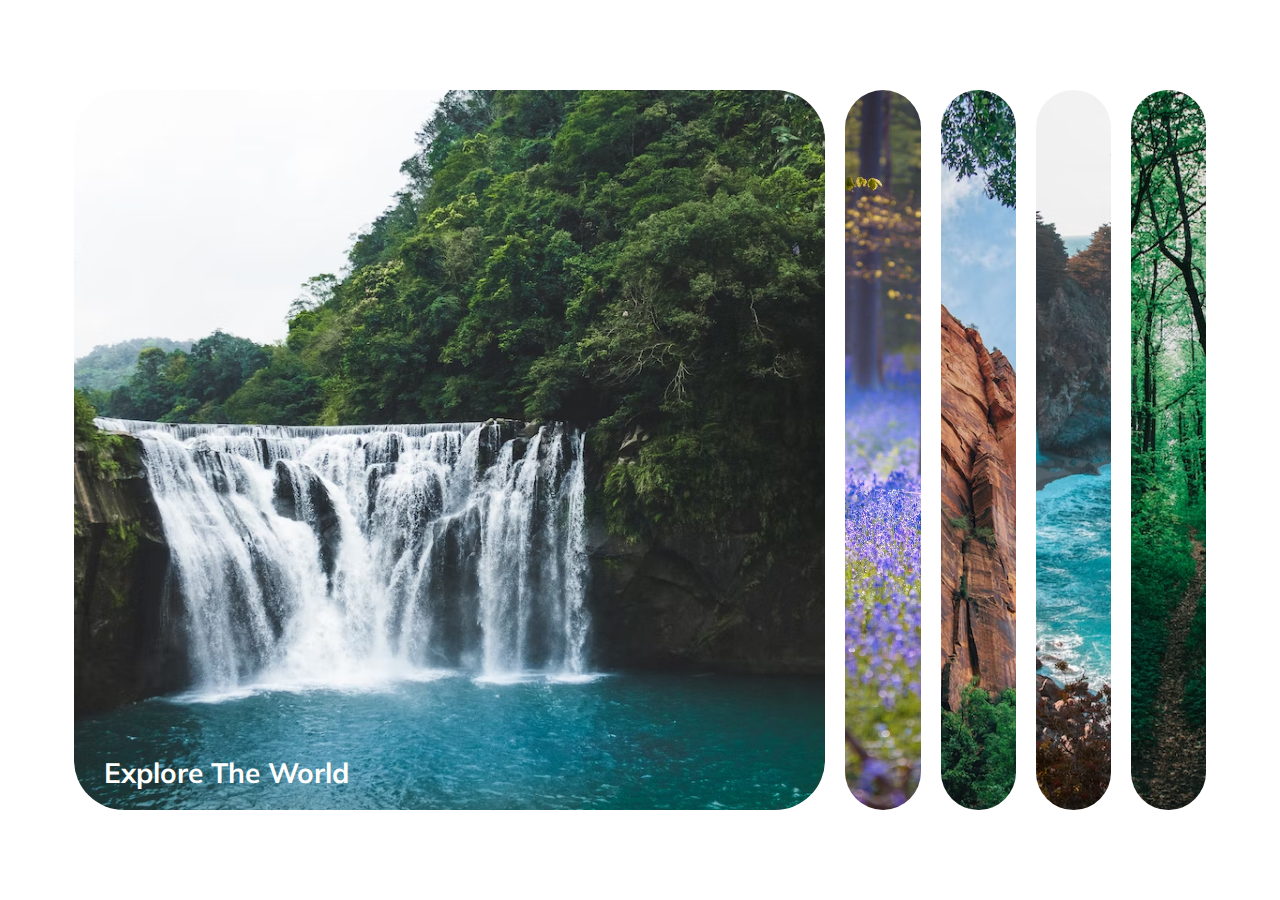
<file: 1-ExpandingCards/index.html>
<!DOCTYPE html>
<html lang="en">
  <head>
    <meta charset="UTF-8" />
    <meta name="viewport" content="width=device-width, initial-scale=1.0" />

    <!-- CSS -->
    <link rel="stylesheet" href="style.css" />
    
    <title>Expanding Cards</title>
  </head>
  
  <body>
    <div class="container">
      <div class="panel active" style="background-image: url('img/waterfall.jpg')">
        <h3>Explore The World</h3>
      </div>
      <div class="panel" style="background-image: url('img/flowerforest.jpg')">
        <h3>Wild Flowers</h3>
      </div>
      <div class="panel" style="background-image: url('img/rocky.avif')">
        <h3>Rocky Mountain</h3>
      </div>
      <div class="panel" style="background-image: url('img/beach.avif')">
        <h3>Beach Cove</h3>
      </div>
      <div class="panel" style="background-image: url('img/forest.avif')">
        <h3>Forest Trail</h3>
      </div>
    </div>

    <!-- JavaScript -->
    <script src="script.js"></script>
  </body>
</html>
</file>
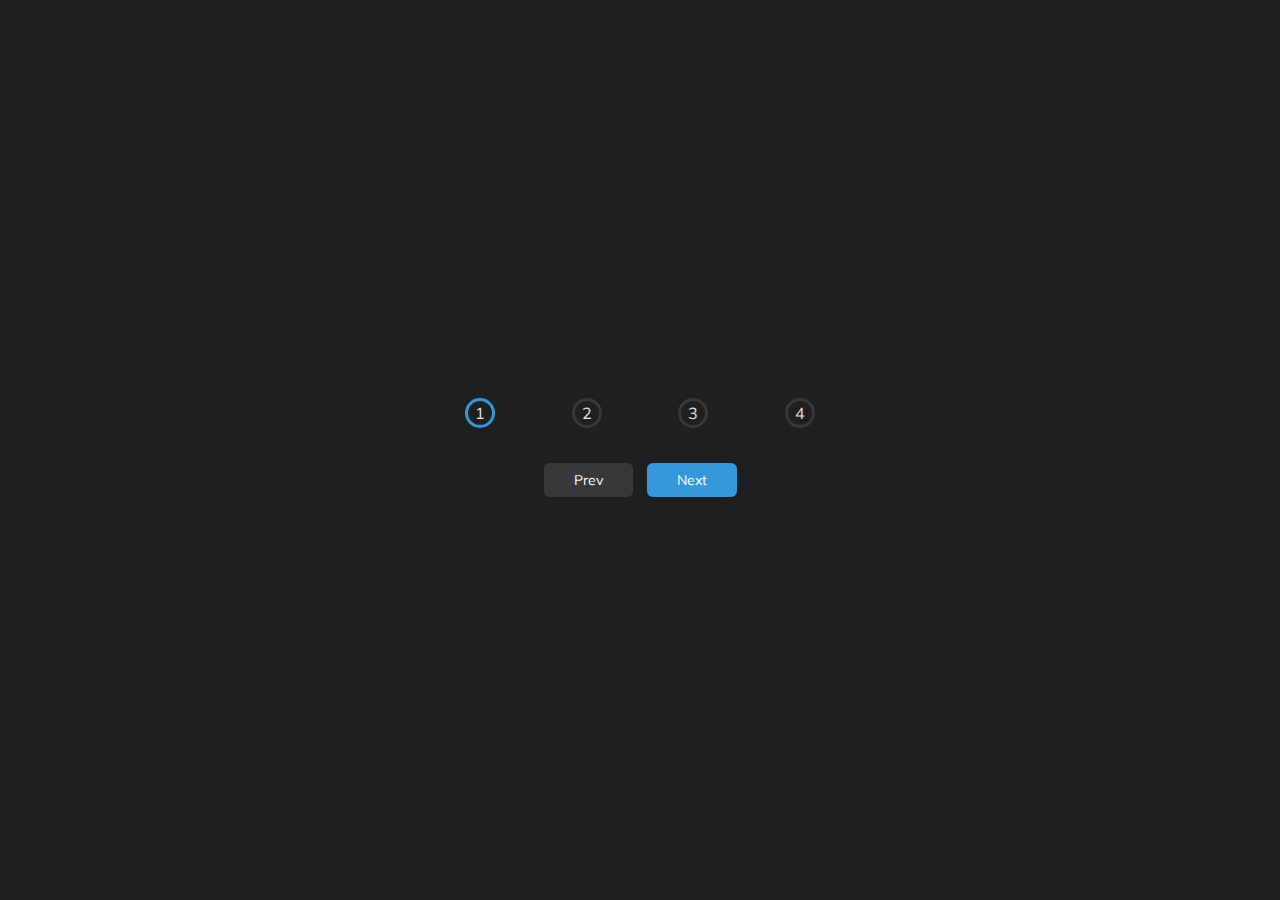
<file: 2-ProgressSteps/index.html>
<!DOCTYPE html>
<html lang="en">
  <head>
    <meta charset="UTF-8" />
    <meta name="viewport" content="width=device-width, initial-scale=1.0" />

    <!-- CSS -->
    <link rel="stylesheet" href="style.css" />
    
    <title>Progress Steps</title>
  </head>
  
  <body>
    <div class="container">
      <div class="progress-container">
        <div class="progress" id="progress"></div>
        <div class="circle active">1</div>
        <div class="circle">2</div>
        <div class="circle">3</div>
        <div class="circle">4</div>
      </div>

      <button class="btn" id="prev" disabled>Prev</button>
      <button class="btn" id="next">Next</button>
    </div>

    <!-- JavaScript -->
    <script src="script.js"></script>
  </body>
</html>
</file>
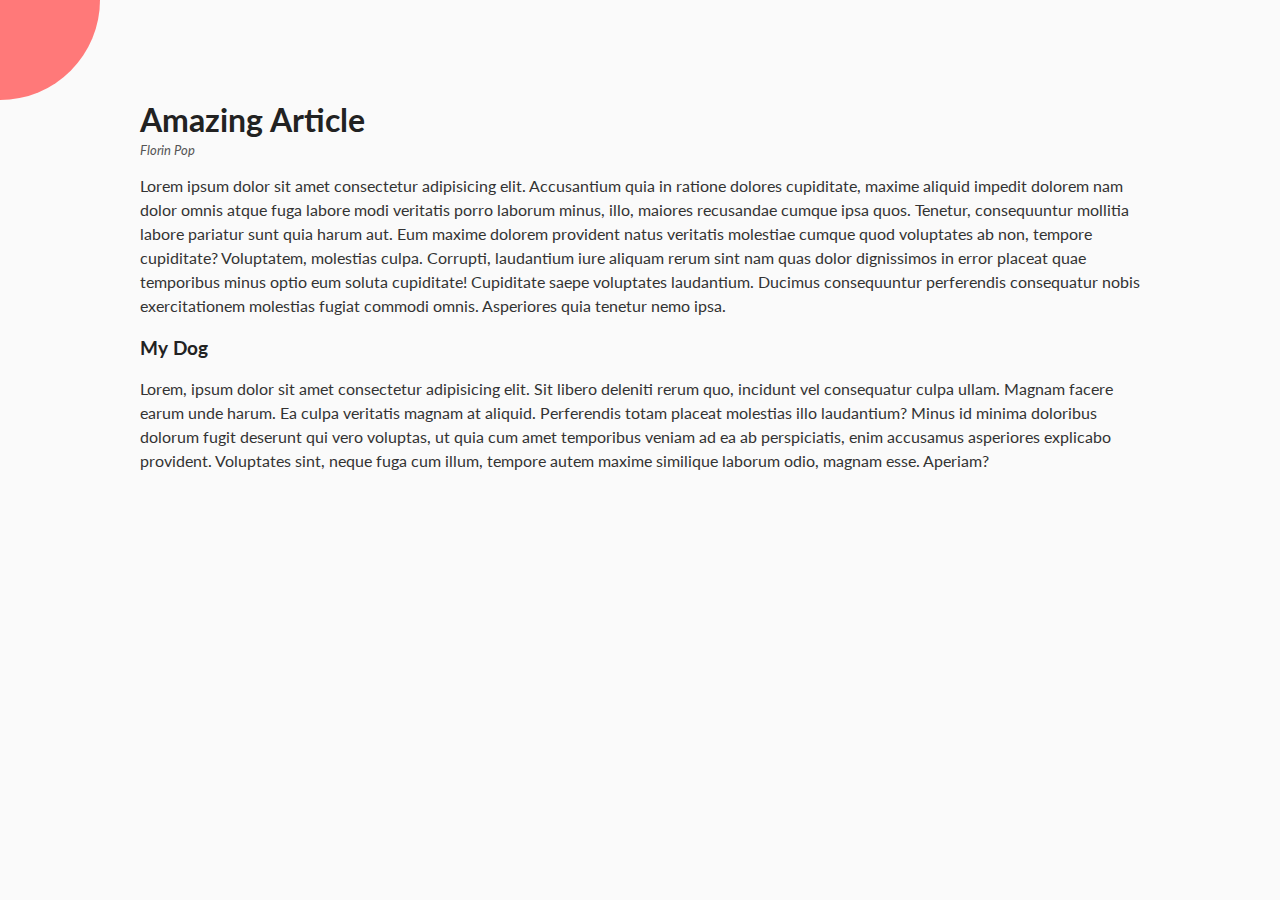
<file: 3-RotateNavAnimation/index.html>
<!DOCTYPE html>
<html lang="en">
  <head>
    <meta charset="UTF-8" />
    <meta name="viewport" content="width=device-width, initial-scale=1.0" />
    
    <link rel="stylesheet" href="https://cdnjs.cloudflare.com/ajax/libs/font-awesome/5.14.0/css/all.min.css" integrity="sha512-1PKOgIY59xJ8Co8+NE6FZ+LOAZKjy+KY8iq0G4B3CyeY6wYHN3yt9PW0XpSriVlkMXe40PTKnXrLnZ9+fkDaog==" crossorigin="anonymous" />

    <!-- CSS -->
    <link rel="stylesheet" href="style.css" />
    
    <title>Rotating Navigation</title>
  </head>
  
  <body>
     <div class="container">
      <div class="circle-container">
        <div class="circle">
          <!-- Button for closing menu -->
          <button id="close">
            <i class="fas fa-times"></i>
          </button>
          <!-- Button for opening menu -->
          <button id="open">
            <i class="fas fa-bars"></i>
          </button>
        </div>
      </div>

      <div class="content">
        <h1>Amazing Article</h1>
        <small>Florin Pop</small>
        <p>Lorem ipsum dolor sit amet consectetur adipisicing elit. Accusantium quia in ratione dolores cupiditate, maxime aliquid impedit dolorem nam dolor omnis atque fuga labore modi veritatis porro laborum minus, illo, maiores recusandae cumque ipsa quos. Tenetur, consequuntur mollitia labore pariatur sunt quia harum aut. Eum maxime dolorem provident natus veritatis molestiae cumque quod voluptates ab non, tempore cupiditate? Voluptatem, molestias culpa. Corrupti, laudantium iure aliquam rerum sint nam quas dolor dignissimos in error placeat quae temporibus minus optio eum soluta cupiditate! Cupiditate saepe voluptates laudantium. Ducimus consequuntur perferendis consequatur nobis exercitationem molestias fugiat commodi omnis. Asperiores quia tenetur nemo ipsa.</p>

        <h3>My Dog</h3>
        <!-- <img src="https://images.unsplash.com/photo-1507146426996-ef05306b995a?ixlib=rb-1.2.1&ixid=eyJhcHBfaWQiOjEyMDd9&auto=format&fit=crop&w=2100&q=80" alt="doggy" /> -->
        <p>Lorem, ipsum dolor sit amet consectetur adipisicing elit. Sit libero deleniti rerum quo, incidunt vel consequatur culpa ullam. Magnam facere earum unde harum. Ea culpa veritatis magnam at aliquid. Perferendis totam placeat molestias illo laudantium? Minus id minima doloribus dolorum fugit deserunt qui vero voluptas, ut quia cum amet temporibus veniam ad ea ab perspiciatis, enim accusamus asperiores explicabo provident. Voluptates sint, neque fuga cum illum, tempore autem maxime similique laborum odio, magnam esse. Aperiam?</p>
      </div>
    </div>

    <nav>
      <ul>
        <li><i class="fas fa-home"></i><a href="#"> Home</a></li>
        <li><i class="fas fa-user-alt"></i><a href="#"> About</a></li>
        <li><i class="fas fa-envelope"></i><a href="#"> Contact</a></li>
      </ul>
    </nav>

    <!-- JavaScript -->
    <script src="script.js"></script>
  </body>
</html>
</file>
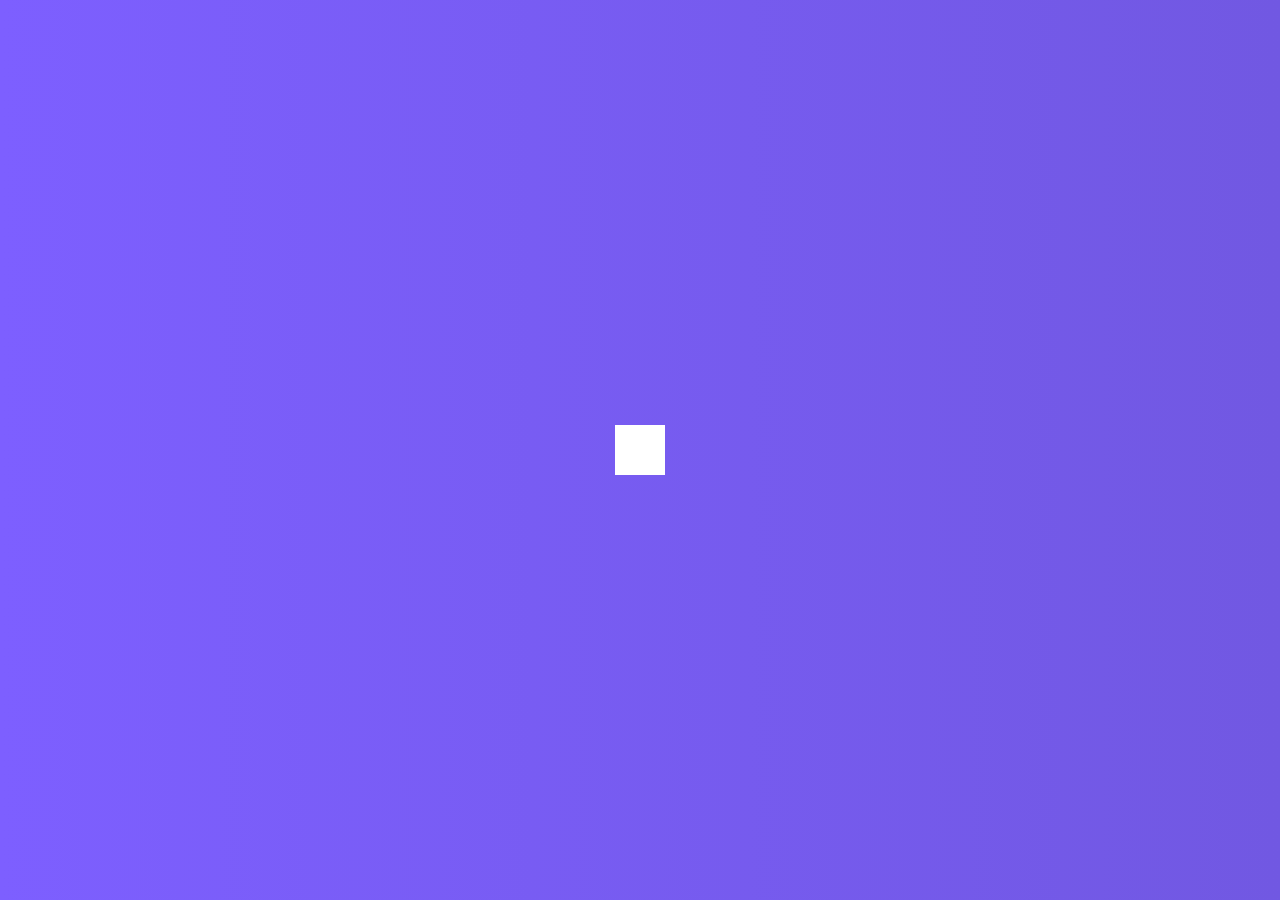
<file: 4-HiddenSearch/index.html>
<!DOCTYPE html>
<html lang="en">
  <head>
    <meta charset="UTF-8" />
    <meta name="viewport" content="width=device-width, initial-scale=1.0" />
    
    <link rel="stylesheet" href="https://cdnjs.cloudflare.com/ajax/libs/font-awesome/5.14.0/css/all.min.css" integrity="sha512-1PKOgIY59xJ8Co8+NE6FZ+LOAZKjy+KY8iq0G4B3CyeY6wYHN3yt9PW0XpSriVlkMXe40PTKnXrLnZ9+fkDaog==" crossorigin="anonymous" />

    <!-- CSS -->
    <link rel="stylesheet" href="style.css" />
    
    <title>Rotating Navigation</title>
  </head>
  
  <body>
     <div class="search">
        <!-- Search bar -->
        <input type="text" class="input" placeholder="Search...">
        <button class="btn">
          <i class="fas fa-search"></i>
        </button>
      </div>

    <!-- JavaScript -->
    <script src="script.js"></script>
  </body>
</html>
</file>
<file: 1-ExpandingCards/style.css>
@import url('https://fonts.googleapis.com/css?family=Muli&display=swap');

* {
  box-sizing: border-box;
}

body {
  font-family: 'Muli', sans-serif;
  display: flex;
  align-items: center;
  justify-content: center;
  height: 100vh;
  overflow: hidden;
  margin: 0;
}

.container {
  display: flex;
  width: 90vw;
}

.panel {
  background-size: cover;
  background-position: center;
  background-repeat: no-repeat;
  height: 80vh;
  border-radius: 50px;
  color: #fff;
  cursor: pointer;
  flex: 0.5;
  margin: 10px;
  position: relative;
  -webkit-transition: all 700ms ease-in;
}

.panel h3 {
  font-size: 28px;
  position: absolute;
  bottom: 20px;
  left: 30px;
  margin: 0;
  opacity: 0;
}

.panel.active {
  flex: 5;
}

.panel.active h3 {
  opacity: 1;
  transition: opacity 0.3s ease-in 0.4s;
}

@media (max-width: 480px) {
  .container {
    width: 100vw;
  }

  .panel:nth-of-type(4),
  .panel:nth-of-type(5) {
    display: none;
  }
}
</file>
<file: 2-ProgressSteps/style.css>
@import url('https://fonts.googleapis.com/css?family=Muli&display=swap');

/* Root refers to html element */
:root {
  --line-border-fill: #3498db;
  --line-border-empty: #383838;
}

/*
Size of element includes padding and border, but not margin
Default is content-box which includes content, paddning, and border
*/
* {
  box-sizing: border-box;
}

body {
  background-color: #1f1f1f;
  font-family: 'Muli', sans-serif;
  display: flex;
  align-items: center;
  justify-content: center;
  height: 100vh;
  /*
  Overflow decides what to do with elements that go outside
  dedicated border here we set it to hidden instead of visible
  */
  overflow: hidden;
  margin: 0;
}

.container {
  text-align: center;
}

.progress-container {
  display: flex;
  justify-content: space-between;
  position: relative;
  margin-bottom: 30px;
  max-width: 100%;
  width: 350px;
}

/* 
Before creates new virtual element inserted before
content of selected element and used with 'content'
to specify content inserted before element
*/
.progress-container::before {
  content: '';
  background-color: var(--line-border-empty);
  position: absolute;
  top: 50%;
  left: 0;
  /* Vertically centers element and moves it up by 50% of own height */
  transform: translateY(-50%);
  height: 4px;
  width: 0%;
  z-index: -1;
  transition: 0.4s ease;
}

.progress {
  background-color: var(--line-border-fill);
  position: absolute;
  top: 50%;
  left: 0;
  /* Vertically centers element and moves it up by 50% of own height */
  transform: translateY(-50%);
  height: 4px;
  width: 0%;
  z-index: -1;
  transition: 0.4s ease;
}

.circle {
  background-color: #1f1f1f;
  color:#e2e2e2;
  border-radius: 50%;
  height: 30px;
  width: 30px;
  display: flex;
  align-items: center;
  justify-content: center;
  border: 3px solid var(--line-border-empty);
  transition: 0.4s ease;
}

.circle.active {
  border-color: var(--line-border-fill);
}

.btn {
  background-color: var(--line-border-fill);
  color: #fff;
  border: 0;
  border-radius: 6px;
  cursor: pointer;
  /* Set font-family to same as parent */
  font-family: inherit;
  padding: 8px 30px;
  margin: 5px;
  font-size: 14px;
}

.btn:active {
  /* Shrinks button to scale decided */
  transform: scale(0.98);
}

.btn:focus {
  outline: 0;
}

.btn:disabled {
  background-color: var(--line-border-empty);
  cursor: not-allowed;
}
</file>
<file: 3-RotateNavAnimation/style.css>
@import url('https://fonts.googleapis.com/css?family=Lato&display=swap');

/*
Size of element includes padding and border, but not margin
Default is content-box which includes content, paddning, and border
*/
* {
  box-sizing: border-box;
}

body {
  font-family: 'Lato', sans-serif;
  background-color: #333;
  color: #222;
  /*
  Overflow decides what to do with elements that go outside
  dedicated border here we set it to hidden instead of visible
  */
  overflow-x: hidden;
  margin: 0;
}

.container {
  background-color: #fafafa;
  /* Sets transformation origin spot and transtition animation */
  transform-origin: top left;
  transition: transform 0.5s linear;
  width: 100vw;
  min-height: 100vh;
  padding: 50px;
}

.container.show-nav {
  /* Rotates by 20 degrees */
  transform: rotate(-20deg);
}

.circle-container {
  position: fixed;
  top: -100px;
  left: -100px;
}

.circle {
  background-color: #ff7979;
  height: 200px;
  width: 200px;
  border-radius: 50%;
  position: relative;
  transition: transform 0.5s linear;
}

.container.show-nav .circle {
  transform: rotate(-70deg);
}

.circle button {
  cursor: pointer;
  position: absolute;
  top: 50%;
  left: 50%;
  height: 100px;
  background: transparent;
  border: 0;
  font-size: 26px;
  color: #fff;
}

.circle button:focus {
  outline: none;
}

.circle button#open {
  left: 60%;
}

.circle button#close {
  top: 60%;
  transform: rotate(90deg);
  transform-origin: top left;
}

.container.show-nav + nav li {
  transform: translateX(0);
  transition-delay: 0.3s;
}

nav {
  position: fixed;
  bottom: 40px;
  left: 0;
  z-index: 100;
}

nav ul {
  list-style-type: none;
  padding-left: 30px;
}

nav ul li {
  text-transform: uppercase;
  color: #fff;
  margin: 40px 0;
  transform: translateX(-100%);
  transition: transform 0.4s ease-in;
}

nav ul li i {
  font-size: 20px;
  margin-right: 10px;
}

nav ul li + li {
  margin-left: 15px;
  transform: translateX(-150%);
}

nav ul li + li + li {
  margin-left: 30px;
  transform: translateX(-200%);
}

nav a{
  color: #fafafa;
  text-decoration: none;
  transition: all 0.5s;
}

nav a:hover {
  color: #FF7979;
  font-weight: bold;
}

.content img {
  max-width: 100%;
}

.content {
  max-width: 1000px;
  margin: 50px auto;
}

.content h1 {
  margin: 0;
}

.content small {
  color: #555;
  font-style: italic;
}

.content p {
  color: #333;
  line-height: 1.5;
}
</file>
<file: 4-HiddenSearch/style.css>
@import url('https://fonts.googleapis.com/css2?family=Roboto:wght@400;700&display=swap');

/*
Size of element includes padding and border, but not margin
Default is content-box which includes content, paddning, and border
*/
* {
  box-sizing: border-box;
}

body {
  background-image: linear-gradient(90deg, #7d5fff, #7158e2);
  font-family: 'Roboto', sans-serif;
  display: flex;
  align-items: center;
  justify-content: center;
  height: 100vh;
  overflow: hidden;
  margin: 0;
}

.search {
  position: relative;
  height: 50px;
}

.search .input {
  background-color: #fff;
  border: 0;
  font-size: 18px;
  padding: 15px;
  height: 50px;
  width: 50px;
  transition: width 0.3s ease;
}

.btn {
  background-color: #fff;
  border: 0;
  cursor: pointer;
  font-size: 24px;
  position: absolute;
  top: 0;
  left: 0;
  height: 50px;
  width: 50px;
  transition: transform 0.3s ease;
}

.btn:focus,
.input:focus {
  outline: none;
}

.search.active .input {
  width: 200px;
}

.search.active .btn {
  transform: translateX(198px);
}
</file>
